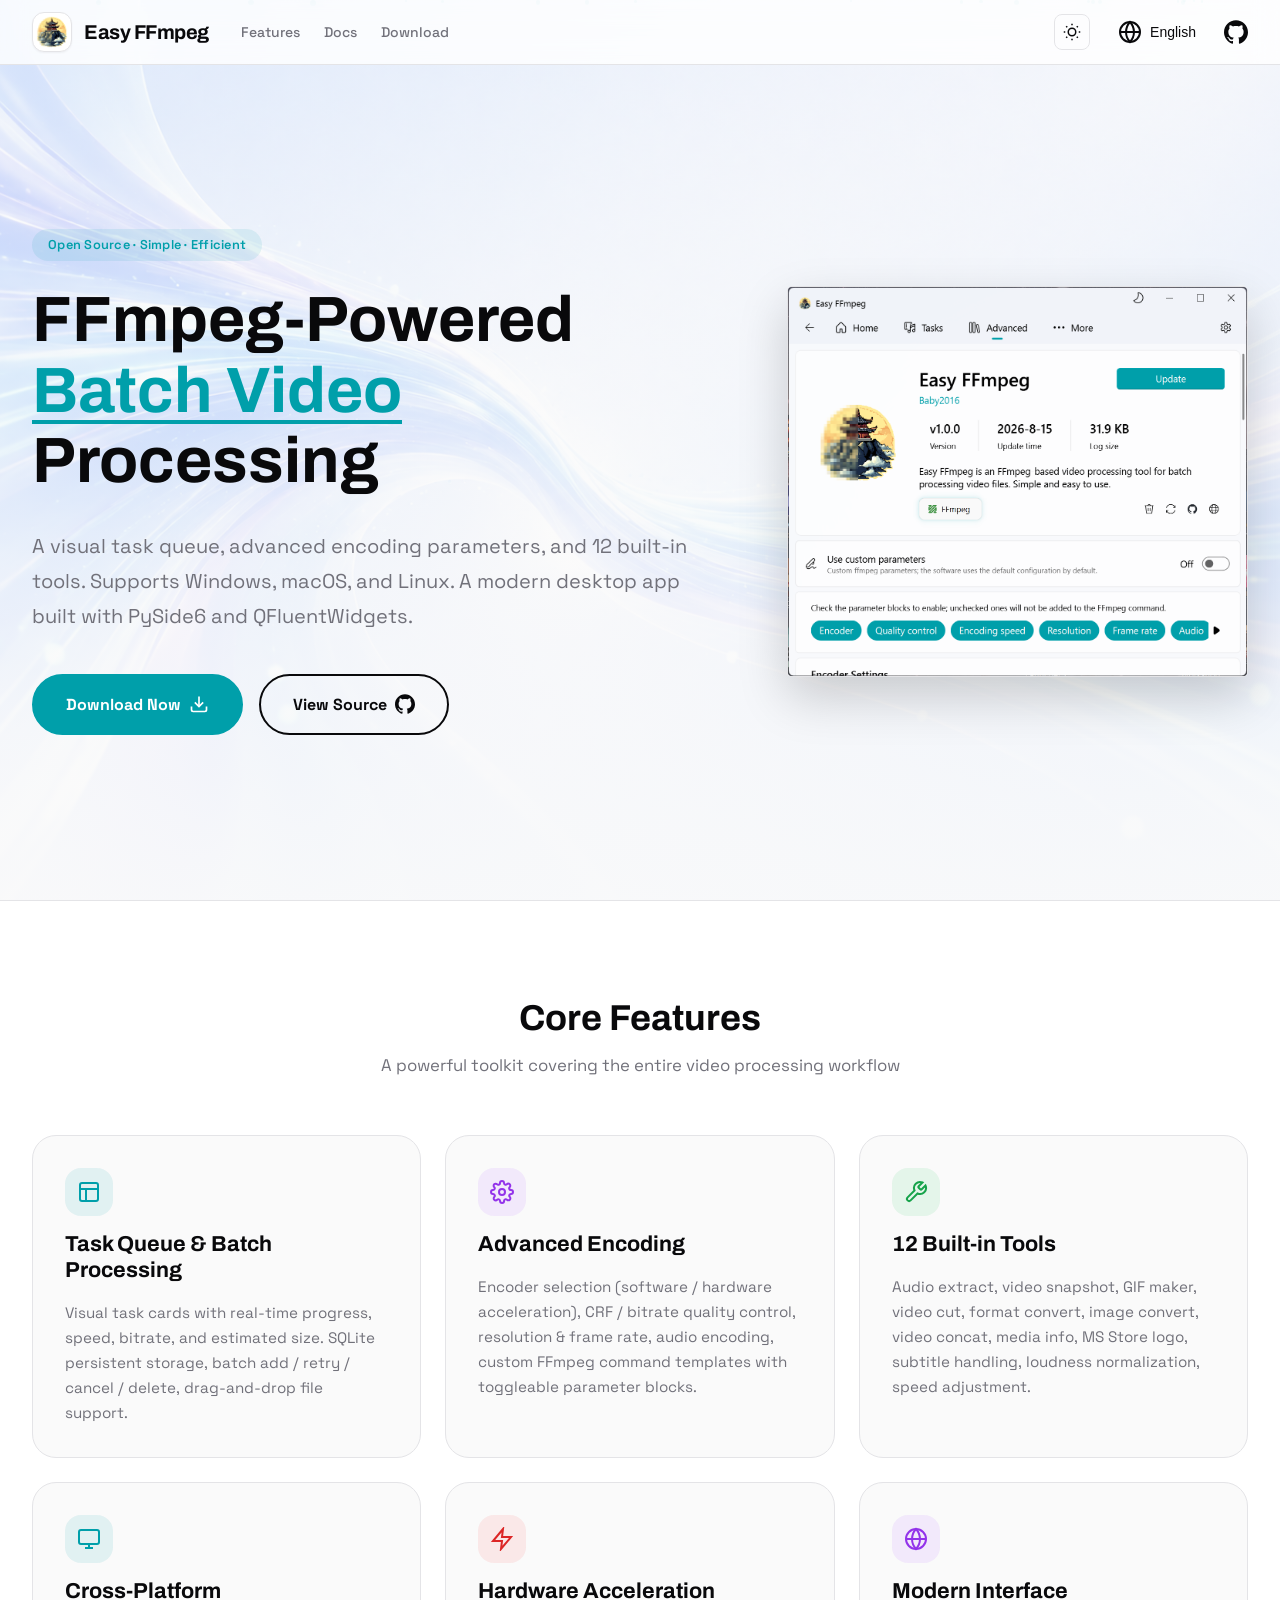
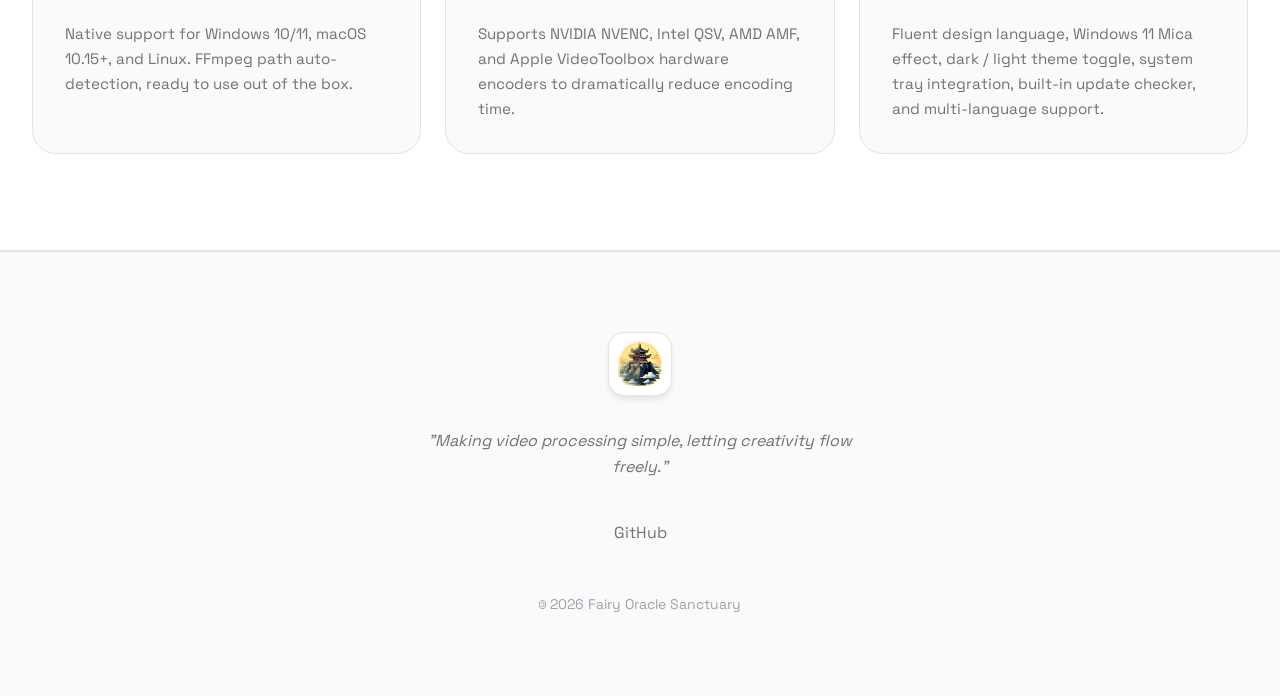
<file: docs/index.html>
<!DOCTYPE html>
<html lang="zh">
<head>
  <meta charset="UTF-8">
  <meta name="viewport" content="width=device-width, initial-scale=1.0">
  <title>Easy FFmpeg | 批量视频处理工具</title>
  <meta name="description" content="基于 FFmpeg 的批量视频处理工具：可视化任务队列、高级编码参数、12 种常用工具，支持 Windows、macOS、Linux。">
  <link rel="icon" type="image/png" sizes="128x128" href="images/logo.png">
  <link rel="shortcut icon" type="image/png" href="images/logo.png">
  <link rel="preconnect" href="https://fonts.googleapis.com">
  <link rel="preconnect" href="https://fonts.gstatic.com" crossorigin>
  <link href="https://fonts.googleapis.com/css2?family=Archivo:wght@300;400;500;600;700&family=Space+Grotesk:wght@300;400;500;600;700&display=swap" rel="stylesheet">
  <link rel="stylesheet" href="css/style.css">
</head>
<body>
  <main>
    <!-- Navigation -->
    <nav class="navbar">
      <div class="nav-container">
        <div class="nav-brand">
          <div class="nav-logo">
            <img src="images/logo.png" alt="Easy FFmpeg Logo">
          </div>
          <span class="nav-title"></span>
        </div>
        <button class="nav-toggle" id="navToggle" aria-label="Toggle navigation" aria-expanded="false" aria-controls="navMenu">
          <span></span>
          <span></span>
          <span></span>
        </button>
        <div class="nav-menu" id="navMenu">
          <div class="nav-links">
            <a href="index.html#features" class="nav-link" data-i18n="nav.features">功能特性</a>
            <a href="docs.html" class="nav-link" data-i18n="nav.docs">文档</a>
            <a href="download.html" class="nav-link" data-i18n="nav.download">下载</a>
          </div>
          <div class="nav-actions">
            <button class="theme-toggle" id="themeToggle" aria-label="Toggle theme">
              <svg class="icon sun-icon" viewBox="0 0 24 24" fill="none" stroke="currentColor" stroke-width="2">
                <circle cx="12" cy="12" r="5"/>
                <path d="M12 1v2M12 21v2M4.22 4.22l1.42 1.42M18.36 18.36l1.42 1.42M1 12h2M21 12h2M4.22 19.78l1.42-1.42M18.36 5.64l1.42-1.42"/>
              </svg>
              <svg class="icon moon-icon" viewBox="0 0 24 24" fill="none" stroke="currentColor" stroke-width="2">
                <path d="M21 12.79A9 9 0 1 1 11.21 3 7 7 0 0 0 21 12.79z"/>
              </svg>
            </button>
            <div class="language-switcher">
              <button class="lang-btn" id="langBtn">
                <svg class="icon" viewBox="0 0 24 24" fill="none" stroke="currentColor" stroke-width="2">
                  <circle cx="12" cy="12" r="10"/>
                  <path d="M2 12h20M12 2a15.3 15.3 0 0 1 4 10 15.3 15.3 0 0 1-4 10 15.3 15.3 0 0 1-4-10 15.3 15.3 0 0 1 4-10z"/>
                </svg>
                <span id="currentLang">简体中文</span>
              </button>
              <div class="lang-dropdown" id="langDropdown">
                <button class="lang-option active" data-lang="zh">简体中文</button>
                <button class="lang-option" data-lang="en">English</button>
              </div>
            </div>
            <div class="nav-social">
              <a href="https://github.com/Fairy-Oracle-Sanctuary/Easy-FFmpeg" target="_blank" class="nav-link" aria-label="GitHub">
                <svg class="icon" viewBox="0 0 24 24" fill="currentColor">
                  <path d="M12 .297c-6.63 0-12 5.373-12 12 0 5.303 3.438 9.8 8.205 11.385.6.113.82-.258.82-.577 0-.285-.01-1.04-.015-2.04-3.338.724-4.042-1.61-4.042-1.61C4.422 18.07 3.633 17.7 3.633 17.7c-1.087-.744.084-.729.084-.729 1.205.084 1.838 1.236 1.838 1.236 1.07 1.835 2.809 1.305 3.495.998.108-.776.417-1.305.76-1.605-2.665-.3-5.466-1.332-5.466-5.93 0-1.31.465-2.38 1.235-3.22-.135-.303-.54-1.523.105-3.176 0 0 1.005-.322 3.3 1.23.96-.267 1.98-.399 3-.405 1.02.006 2.04.138 3 .405 2.28-1.552 3.285-1.23 3.285-1.23.645 1.653.24 2.873.12 3.176.765.84 1.23 1.91 1.23 3.22 0 4.61-2.805 5.625-5.475 5.92.42.36.81 1.096.81 2.22 0 1.606-.015 2.896-.015 3.286 0 .315.21.69.825.57C20.565 22.092 24 17.592 24 12.297c0-6.627-5.373-12-12-12"/>
                </svg>
              </a>
            </div>
          </div>
        </div>
      </div>
    </nav>

    <!-- Hero Section -->
    <section class="hero">
      <div id="hero-particles" class="particles-container"></div>
      <div class="hero-container">
        <div class="hero-content">
          <div class="hero-badge" data-i18n="hero.badge">开源 · 简单 · 高效</div>
          <h1 class="hero-title" data-i18n="hero.title">
            基于 FFmpeg 的<span class="accent underline">批量视频</span>处理工具
          </h1>
          <p class="hero-description" data-i18n="hero.description">
            可视化任务队列、高级编码参数配置，内置 12 种常用工具。支持 Windows、macOS、Linux 三平台，基于 PySide6 与 QFluentWidgets 打造的现代化桌面应用。
          </p>
          <div class="hero-actions">
            <a href="download.html" class="btn btn-primary">
              <span data-i18n="hero.downloadButton">立即下载</span>
              <svg class="icon" viewBox="0 0 24 24" fill="none" stroke="currentColor" stroke-width="2">
                <path d="M21 15v4a2 2 0 0 1-2 2H5a2 2 0 0 1-2-2v-4"/>
                <polyline points="7 10 12 15 17 10"/>
                <line x1="12" y1="15" x2="12" y2="3"/>
              </svg>
            </a>
            <a href="https://github.com/Fairy-Oracle-Sanctuary/Easy-FFmpeg" target="_blank" class="btn btn-secondary">
              <span data-i18n="hero.githubButton">查看源码</span>
              <svg class="icon" viewBox="0 0 24 24" fill="currentColor">
                <path d="M12 .297c-6.63 0-12 5.373-12 12 0 5.303 3.438 9.8 8.205 11.385.6.113.82-.258.82-.577 0-.285-.01-1.04-.015-2.04-3.338.724-4.042-1.61-4.042-1.61C4.422 18.07 3.633 17.7 3.633 17.7c-1.087-.744.084-.729.084-.729 1.205.084 1.838 1.236 1.838 1.236 1.07 1.835 2.809 1.305 3.495.998.108-.776.417-1.305.76-1.605-2.665-.3-5.466-1.332-5.466-5.93 0-1.31.465-2.38 1.235-3.22-.135-.303-.54-1.523.105-3.176 0 0 1.005-.322 3.3 1.23.96-.267 1.98-.399 3-.405 1.02.006 2.04.138 3 .405 2.28-1.552 3.285-1.23 3.285-1.23.645 1.653.24 2.873.12 3.176.765.84 1.23 1.91 1.23 3.22 0 4.61-2.805 5.625-5.475 5.92.42.36.81 1.096.81 2.22 0 1.606-.015 2.896-.015 3.286 0 .315.21.69.825.57C20.565 22.092 24 17.592 24 12.297c0-6.627-5.373-12-12-12"/>
              </svg>
            </a>
          </div>
        </div>
        <div class="hero-showcase">
          <img id="showcase-light" src="images/zh/thumbnail_full.png" alt="Easy FFmpeg 界面预览" class="showcase-img showcase-img-light">
          <img id="showcase-dark" src="images/zh/thumbnail_full_black.png" alt="Easy FFmpeg 界面预览" class="showcase-img showcase-img-dark">
        </div>
      </div>
    </section>

    <!-- Features Section -->
    <section class="features" id="features">
      <div class="section-container">
        <div class="section-header">
          <h2 class="section-title" data-i18n="features.title">核心功能</h2>
          <p class="section-subtitle" data-i18n="features.subtitle">覆盖视频处理全流程的强大工具集</p>
        </div>
        <div class="features-grid">
          <div class="feature-card">
            <div class="feature-icon blue">
              <svg viewBox="0 0 24 24" fill="none" stroke="currentColor" stroke-width="2">
                <rect x="3" y="3" width="18" height="18" rx="2" ry="2"/>
                <path d="M3 9h18M9 21V9"/>
              </svg>
            </div>
            <h3 class="feature-title" data-i18n="features.queue.title">任务队列与批量处理</h3>
            <p class="feature-description" data-i18n="features.queue.description">可视化任务卡片实时显示进度、速度、码率与预估大小。SQLite 持久化存储，支持批量添加、重试、取消、删除，拖放文件即可添加任务。</p>
          </div>
          <div class="feature-card">
            <div class="feature-icon purple">
              <svg viewBox="0 0 24 24" fill="none" stroke="currentColor" stroke-width="2">
                <circle cx="12" cy="12" r="3"/>
                <path d="M19.4 15a1.65 1.65 0 0 0 .33 1.82l.06.06a2 2 0 0 1 0 2.83 2 2 0 0 1-2.83 0l-.06-.06a1.65 1.65 0 0 0-1.82-.33 1.65 1.65 0 0 0-1 1.51V21a2 2 0 0 1-4 0v-.09A1.65 1.65 0 0 0 9 19.4a1.65 1.65 0 0 0-1.82.33l-.06.06a2 2 0 0 1-2.83 0 2 2 0 0 1 0-2.83l.06-.06a1.65 1.65 0 0 0 .33-1.82 1.65 1.65 0 0 0-1.51-1H3a2 2 0 0 1 0-4h.09A1.65 1.65 0 0 0 4.6 9a1.65 1.65 0 0 0-.33-1.82l-.06-.06a2 2 0 0 1 0-2.83 2 2 0 0 1 2.83 0l.06.06a1.65 1.65 0 0 0 1.82.33H9a1.65 1.65 0 0 0 1-1.51V3a2 2 0 0 1 4 0v.09a1.65 1.65 0 0 0 1 1.51 1.65 1.65 0 0 0 1.82-.33l.06-.06a2 2 0 0 1 2.83 0 2 2 0 0 1 0 2.83l-.06.06a1.65 1.65 0 0 0-.33 1.82V9a1.65 1.65 0 0 0 1.51 1H21a2 2 0 0 1 0 4h-.09a1.65 1.65 0 0 0-1.51 1z"/>
              </svg>
            </div>
            <h3 class="feature-title" data-i18n="features.encode.title">高级编码参数</h3>
            <p class="feature-description" data-i18n="features.encode.description">编码器选择（软件 / 硬件加速）、CRF / 码率质量控制、分辨率与帧率调整、音频编码、自定义 FFmpeg 命令模板，参数块按需勾选。</p>
          </div>
          <div class="feature-card">
            <div class="feature-icon green">
              <svg viewBox="0 0 24 24" fill="none" stroke="currentColor" stroke-width="2">
                <path d="M14.7 6.3a1 1 0 0 0 0 1.4l1.6 1.6a1 1 0 0 0 1.4 0l3.77-3.77a6 6 0 0 1-7.94 7.94l-6.91 6.91a2.12 2.12 0 0 1-3-3l6.91-6.91a6 6 0 0 1 7.94-7.94l-3.76 3.76z"/>
              </svg>
            </div>
            <h3 class="feature-title" data-i18n="features.tools.title">12 种常用工具</h3>
            <p class="feature-description" data-i18n="features.tools.description">音频提取、视频截图、GIF 制作、视频剪切、格式转换、图片压缩、视频拼接、媒体信息、MS Store 徽标、字幕处理、音量归一化、速度调整。</p>
          </div>
          <div class="feature-card">
            <div class="feature-icon blue">
              <svg viewBox="0 0 24 24" fill="none" stroke="currentColor" stroke-width="2">
                <rect x="2" y="3" width="20" height="14" rx="2" ry="2"/>
                <line x1="8" y1="21" x2="16" y2="21"/>
                <line x1="12" y1="17" x2="12" y2="21"/>
              </svg>
            </div>
            <h3 class="feature-title" data-i18n="features.crossplatform.title">跨平台支持</h3>
            <p class="feature-description" data-i18n="features.crossplatform.description">原生支持 Windows 10/11、macOS 10.15+ 与 Linux 三大平台，FFmpeg 路径自动检测，开箱即用。</p>
          </div>
          <div class="feature-card">
            <div class="feature-icon red">
              <svg viewBox="0 0 24 24" fill="none" stroke="currentColor" stroke-width="2">
                <path d="M13 2L3 14h9l-1 8 10-12h-9l1-8z"/>
              </svg>
            </div>
            <h3 class="feature-title" data-i18n="features.hardware.title">硬件加速</h3>
            <p class="feature-description" data-i18n="features.hardware.description">支持 NVIDIA NVENC、Intel QSV、AMD AMF、Apple VideoToolbox 等硬件编码器，大幅缩短编码时间。</p>
          </div>
          <div class="feature-card">
            <div class="feature-icon purple">
              <svg viewBox="0 0 24 24" fill="none" stroke="currentColor" stroke-width="2">
                <circle cx="12" cy="12" r="10"/>
                <path d="M2 12h20M12 2a15.3 15.3 0 0 1 4 10 15.3 15.3 0 0 1-4 10 15.3 15.3 0 0 1-4-10 15.3 15.3 0 0 1 4-10z"/>
              </svg>
            </div>
            <h3 class="feature-title" data-i18n="features.ui.title">现代化界面</h3>
            <p class="feature-description" data-i18n="features.ui.description">Fluent 设计语言，Windows 11 Mica 效果，深色 / 浅色主题快捷切换，系统托盘集成，内置更新检查与多语言支持。</p>
          </div>
        </div>
      </div>
    </section>

    <!-- Footer -->
    <footer class="footer">
      <div class="footer-content">
        <div class="footer-logo">
          <img src="images/logo.png" alt="Easy FFmpeg Logo">
        </div>
        <p class="footer-quote" data-i18n="footer.quote">“让视频处理变得简单，让创意自由流动。”</p>
        <div class="footer-links">
          <a href="https://github.com/Fairy-Oracle-Sanctuary/Easy-FFmpeg" target="_blank" data-i18n="footer.github">GitHub</a>
        </div>
        <p class="footer-copyright" id="copyright">🄯 2026 天机阁 Fairy Oracle Sanctuary</p>
      </div>
    </footer>

    <!-- Back to Top -->
    <button class="back-to-top" id="backToTop" aria-label="Back to top">
      <svg viewBox="0 0 24 24" fill="none" stroke="currentColor" stroke-width="2">
        <polyline points="18 15 12 9 6 15"/>
      </svg>
    </button>
  </main>

  <script src="js/main.js"></script>
</body>
</html>
</file>
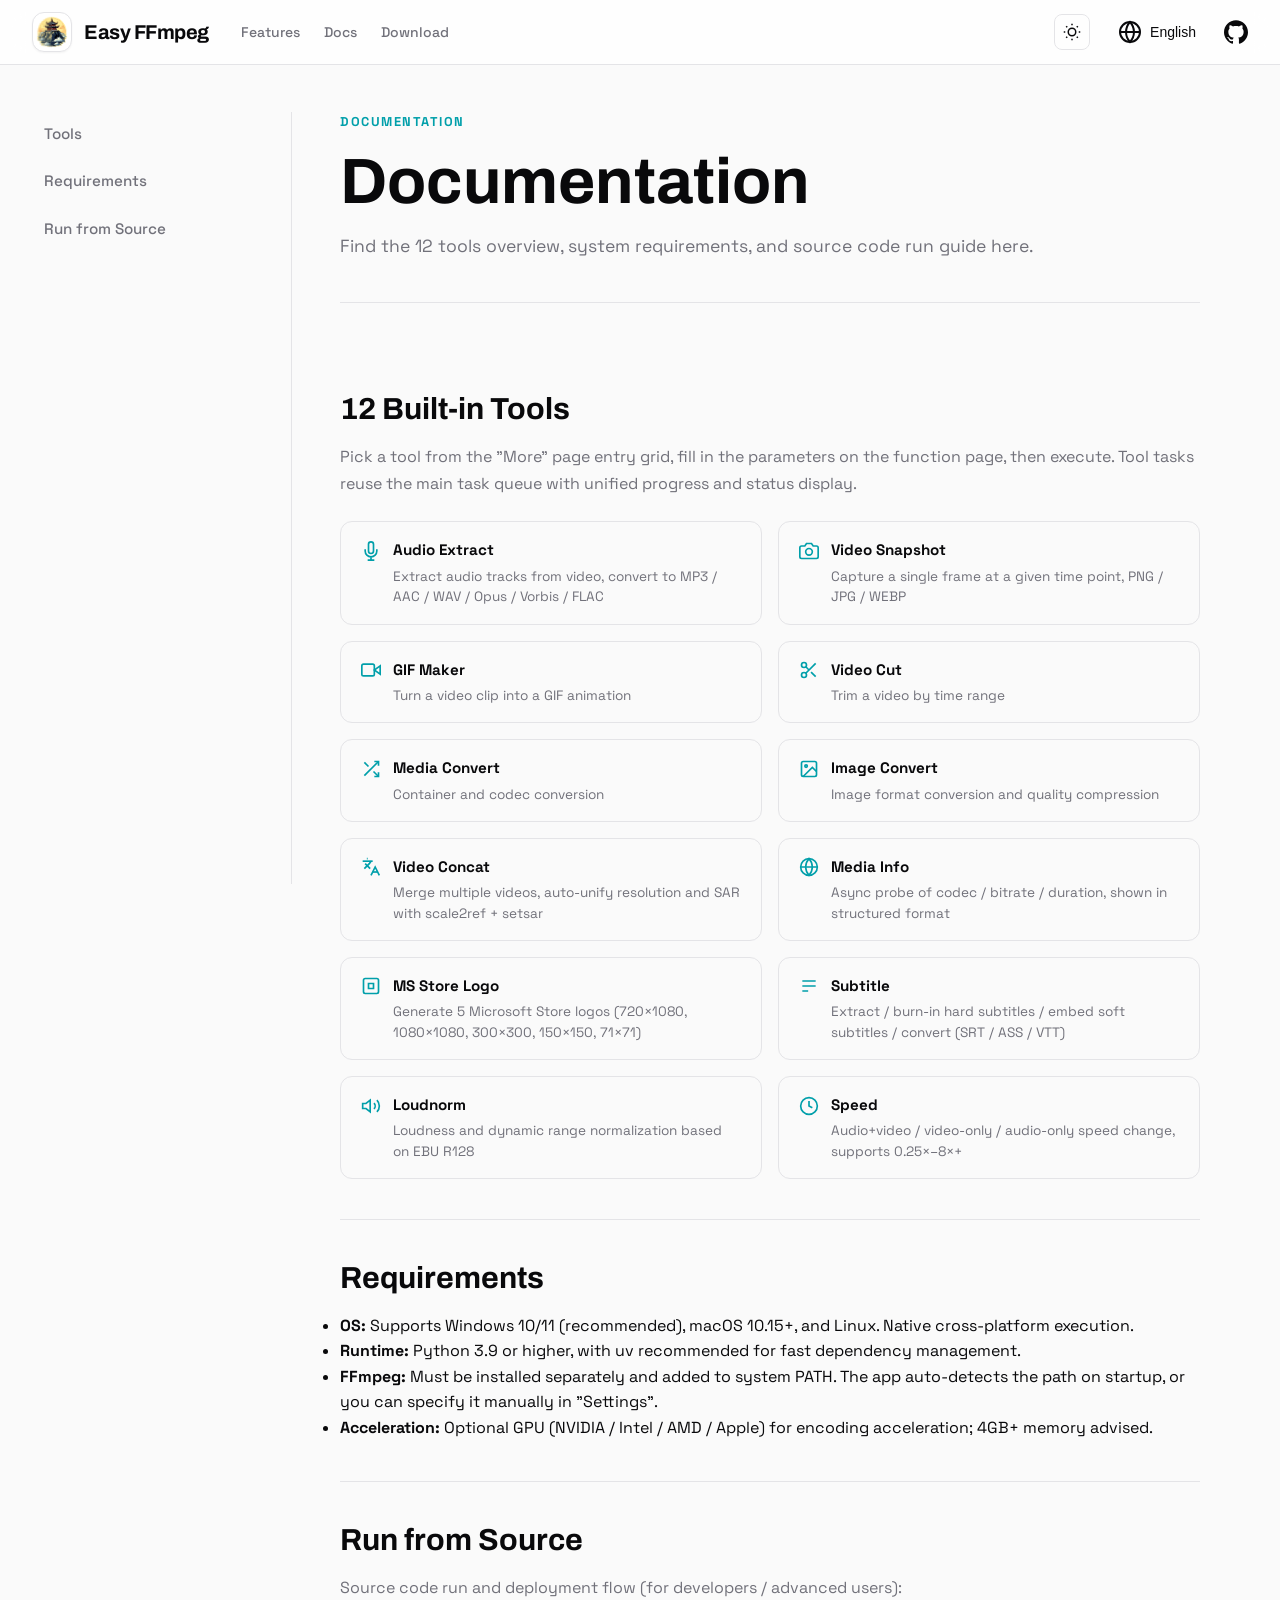
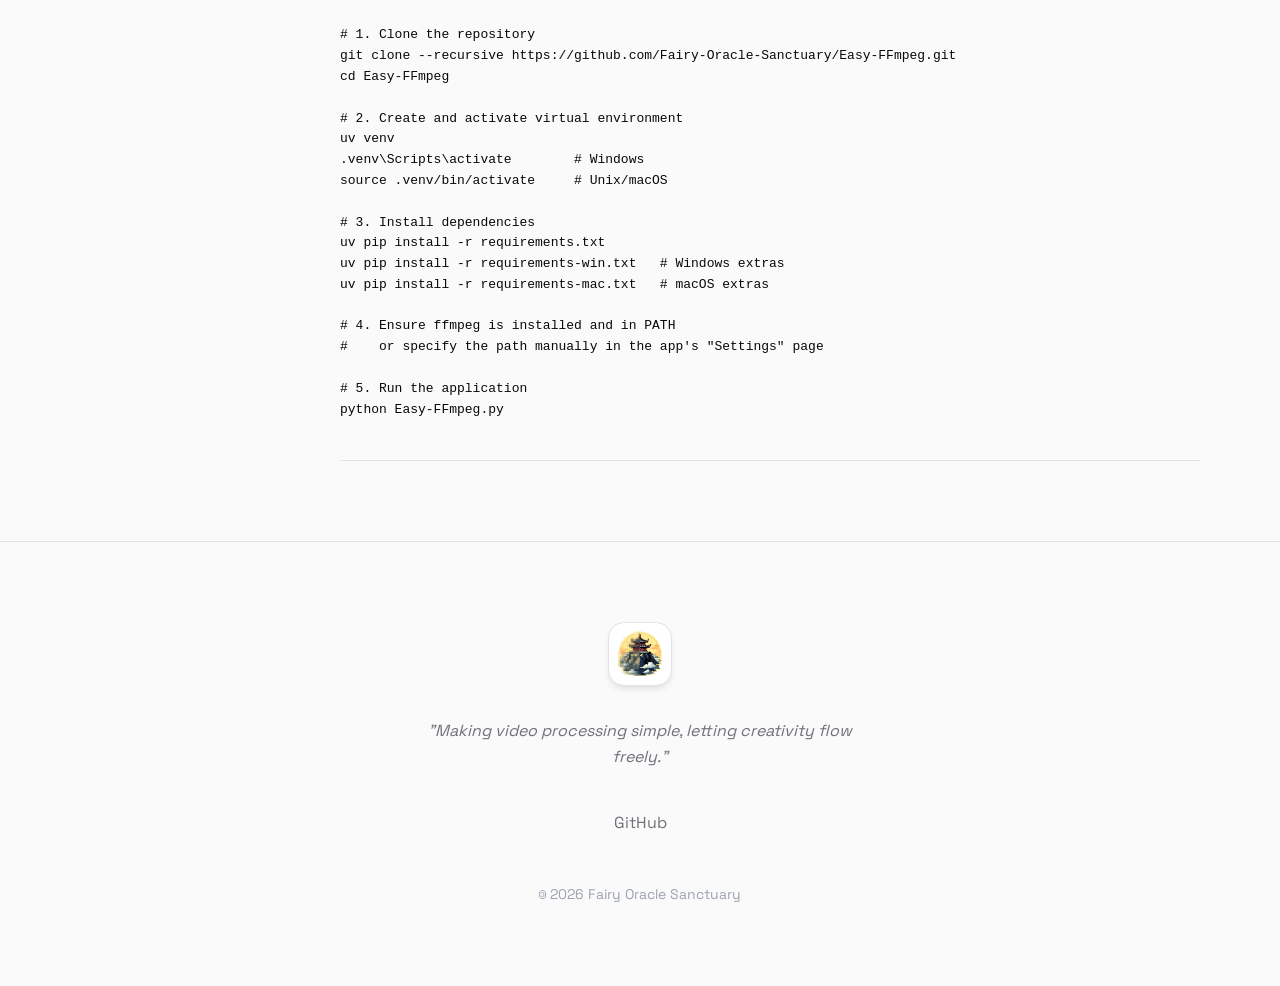
<file: docs/docs.html>
<!DOCTYPE html>
<html lang="zh">
<head>
  <meta charset="UTF-8">
  <meta name="viewport" content="width=device-width, initial-scale=1.0">
  <title>文档 | Easy FFmpeg</title>
  <meta name="description" content="Easy FFmpeg 文档：12 种工具说明、系统要求与源码运行方式。">
  <link rel="icon" type="image/png" sizes="128x128" href="images/logo.png">
  <link rel="shortcut icon" type="image/png" href="images/logo.png">
  <link rel="preconnect" href="https://fonts.googleapis.com">
  <link rel="preconnect" href="https://fonts.gstatic.com" crossorigin>
  <link href="https://fonts.googleapis.com/css2?family=Archivo:wght@300;400;500;600;700&family=Space+Grotesk:wght@300;400;500;600;700&display=swap" rel="stylesheet">
  <link rel="stylesheet" href="css/style.css">
</head>
<body>
  <main>
    <nav class="navbar">
      <div class="nav-container">
        <a class="nav-brand" href="index.html">
          <div class="nav-logo">
            <img src="images/logo.png" alt="Easy FFmpeg Logo">
          </div>
          <span class="nav-title"></span>
        </a>
        <button class="nav-toggle" id="navToggle" aria-label="Toggle navigation" aria-expanded="false" aria-controls="navMenu">
          <span></span>
          <span></span>
          <span></span>
        </button>
        <div class="nav-menu" id="navMenu">
          <div class="nav-links">
            <a href="index.html#features" class="nav-link" data-i18n="nav.features">功能特性</a>
            <a href="docs.html" class="nav-link" data-i18n="nav.docs">文档</a>
            <a href="download.html" class="nav-link" data-i18n="nav.download">下载</a>
          </div>
          <div class="nav-actions">
            <button class="theme-toggle" id="themeToggle" aria-label="Toggle theme">
              <svg class="icon sun-icon" viewBox="0 0 24 24" fill="none" stroke="currentColor" stroke-width="2">
                <circle cx="12" cy="12" r="5"/>
                <path d="M12 1v2M12 21v2M4.22 4.22l1.42 1.42M18.36 18.36l1.42 1.42M1 12h2M21 12h2M4.22 19.78l1.42-1.42M18.36 5.64l1.42-1.42"/>
              </svg>
              <svg class="icon moon-icon" viewBox="0 0 24 24" fill="none" stroke="currentColor" stroke-width="2">
                <path d="M21 12.79A9 9 0 1 1 11.21 3 7 7 0 0 0 21 12.79z"/>
              </svg>
            </button>
            <div class="language-switcher">
              <button class="lang-btn" id="langBtn">
                <svg class="icon" viewBox="0 0 24 24" fill="none" stroke="currentColor" stroke-width="2">
                  <circle cx="12" cy="12" r="10"/>
                  <path d="M2 12h20M12 2a15.3 15.3 0 0 1 4 10 15.3 15.3 0 0 1-4 10 15.3 15.3 0 0 1-4-10 15.3 15.3 0 0 1 4-10z"/>
                </svg>
                <span id="currentLang">简体中文</span>
              </button>
              <div class="lang-dropdown" id="langDropdown">
                <button class="lang-option active" data-lang="zh">简体中文</button>
                <button class="lang-option" data-lang="en">English</button>
              </div>
            </div>
            <div class="nav-social">
              <a href="https://github.com/Fairy-Oracle-Sanctuary/Easy-FFmpeg" target="_blank" class="nav-link" aria-label="GitHub">
                <svg class="icon" viewBox="0 0 24 24" fill="currentColor">
                  <path d="M12 .297c-6.63 0-12 5.373-12 12 0 5.303 3.438 9.8 8.205 11.385.6.113.82-.258.82-.577 0-.285-.01-1.04-.015-2.04-3.338.724-4.042-1.61-4.042-1.61C4.422 18.07 3.633 17.7 3.633 17.7c-1.087-.744.084-.729.084-.729 1.205.084 1.838 1.236 1.838 1.236 1.07 1.835 2.809 1.305 3.495.998.108-.776.417-1.305.76-1.605-2.665-.3-5.466-1.332-5.466-5.93 0-1.31.465-2.38 1.235-3.22-.135-.303-.54-1.523.105-3.176 0 0 1.005-.322 3.3 1.23.96-.267 1.98-.399 3-.405 1.02.006 2.04.138 3 .405 2.28-1.552 3.285-1.23 3.285-1.23.645 1.653.24 2.873.12 3.176.765.84 1.23 1.91 1.23 3.22 0 4.61-2.805 5.625-5.475 5.92.42.36.81 1.096.81 2.22 0 1.606-.015 2.896-.015 3.286 0 .315.21.69.825.57C20.565 22.092 24 17.592 24 12.297c0-6.627-5.373-12-12-12"/>
                </svg>
              </a>
            </div>
          </div>
        </div>
      </div>
    </nav>

    <div class="docs-shell">
      <aside class="docs-sidebar">
        <nav class="docs-sidebar-nav" aria-label="Docs navigation">
          <a href="#tools" data-i18n="docs.nav.tools">工具一览</a>
          <a href="#requirements" data-i18n="docs.nav.requirements">系统要求</a>
          <a href="#source" data-i18n="docs.nav.source">源码运行</a>
        </nav>
      </aside>

      <article class="docs-content">
        <header class="docs-header">
          <p class="docs-kicker" data-i18n="docs.kicker">Documentation</p>
          <h1 data-i18n="docs.title">使用文档</h1>
          <p data-i18n="docs.description">这里整理了 12 种工具说明、系统要求与源码运行方式。</p>
        </header>

        <section class="docs-section" id="tools">
          <h2 data-i18n="docs.tools.title">12 种常用工具</h2>
          <p data-i18n="docs.tools.intro">从「更多」页面入口网格选择所需工具，进入功能页填写参数后执行。工具任务复用主任务队列，统一显示进度与状态。</p>
          <div class="docs-tools-grid">
            <div class="tool-item">
              <svg class="tool-item-icon" viewBox="0 0 24 24" fill="none" stroke="currentColor" stroke-width="2"><path d="M12 1a3 3 0 0 0-3 3v8a3 3 0 0 0 6 0V4a3 3 0 0 0-3-3z"/><path d="M19 10v2a7 7 0 0 1-14 0v-2M12 19v4M8 23h8"/></svg>
              <div>
                <div class="tool-item-name" data-i18n="docs.tools.audio_extract.name">音频提取</div>
                <div class="tool-item-desc" data-i18n="docs.tools.audio_extract.desc">从视频提取音轨，转为 MP3 / AAC / WAV / Opus / Vorbis / FLAC</div>
              </div>
            </div>
            <div class="tool-item">
              <svg class="tool-item-icon" viewBox="0 0 24 24" fill="none" stroke="currentColor" stroke-width="2"><path d="M23 19a2 2 0 0 1-2 2H3a2 2 0 0 1-2-2V8a2 2 0 0 1 2-2h4l2-3h6l2 3h4a2 2 0 0 1 2 2z"/><circle cx="12" cy="13" r="4"/></svg>
              <div>
                <div class="tool-item-name" data-i18n="docs.tools.snapshot.name">视频截图</div>
                <div class="tool-item-desc" data-i18n="docs.tools.snapshot.desc">按时间点截取单帧画面，支持 PNG / JPG / WEBP</div>
              </div>
            </div>
            <div class="tool-item">
              <svg class="tool-item-icon" viewBox="0 0 24 24" fill="none" stroke="currentColor" stroke-width="2"><polygon points="23 7 16 12 23 17 23 7"/><rect x="1" y="5" width="15" height="14" rx="2" ry="2"/></svg>
              <div>
                <div class="tool-item-name" data-i18n="docs.tools.gif.name">GIF 制作</div>
                <div class="tool-item-desc" data-i18n="docs.tools.gif.desc">视频片段转 GIF 动图</div>
              </div>
            </div>
            <div class="tool-item">
              <svg class="tool-item-icon" viewBox="0 0 24 24" fill="none" stroke="currentColor" stroke-width="2"><circle cx="6" cy="6" r="3"/><circle cx="6" cy="18" r="3"/><line x1="20" y1="4" x2="8.12" y2="15.88"/><line x1="14.47" y1="14.48" x2="20" y2="20"/><line x1="8.12" y1="8.12" x2="12" y2="12"/></svg>
              <div>
                <div class="tool-item-name" data-i18n="docs.tools.cut.name">视频剪切</div>
                <div class="tool-item-desc" data-i18n="docs.tools.cut.desc">按时间段裁剪视频</div>
              </div>
            </div>
            <div class="tool-item">
              <svg class="tool-item-icon" viewBox="0 0 24 24" fill="none" stroke="currentColor" stroke-width="2"><polyline points="16 3 21 3 21 8"/><line x1="4" y1="20" x2="21" y2="3"/><polyline points="21 16 21 21 16 21"/><line x1="15" y1="15" x2="21" y2="21"/><line x1="4" y1="4" x2="9" y2="9"/></svg>
              <div>
                <div class="tool-item-name" data-i18n="docs.tools.convert.name">音视频格式转换</div>
                <div class="tool-item-desc" data-i18n="docs.tools.convert.desc">容器与编码互转</div>
              </div>
            </div>
            <div class="tool-item">
              <svg class="tool-item-icon" viewBox="0 0 24 24" fill="none" stroke="currentColor" stroke-width="2"><rect x="3" y="3" width="18" height="18" rx="2" ry="2"/><circle cx="8.5" cy="8.5" r="1.5"/><polyline points="21 15 16 10 5 21"/></svg>
              <div>
                <div class="tool-item-name" data-i18n="docs.tools.image_convert.name">图片格式转换</div>
                <div class="tool-item-desc" data-i18n="docs.tools.image_convert.desc">图片格式互转与质量压缩</div>
              </div>
            </div>
            <div class="tool-item">
              <svg class="tool-item-icon" viewBox="0 0 24 24" fill="none" stroke="currentColor" stroke-width="2"><path d="M5 8l6 6"/><path d="M4 14l6-6 2-3"/><path d="M2 5h12"/><path d="M7 2h1"/><path d="M22 22l-5-10-5 10"/><path d="M14 18h6"/></svg>
              <div>
                <div class="tool-item-name" data-i18n="docs.tools.concat.name">视频拼接</div>
                <div class="tool-item-desc" data-i18n="docs.tools.concat.desc">合并多个视频，自动用 scale2ref + setsar 统一分辨率与 SAR</div>
              </div>
            </div>
            <div class="tool-item">
              <svg class="tool-item-icon" viewBox="0 0 24 24" fill="none" stroke="currentColor" stroke-width="2"><circle cx="12" cy="12" r="10"/><path d="M2 12h20M12 2a15.3 15.3 0 0 1 4 10 15.3 15.3 0 0 1-4 10 15.3 15.3 0 0 1-4-10 15.3 15.3 0 0 1 4-10z"/></svg>
              <div>
                <div class="tool-item-name" data-i18n="docs.tools.media_info.name">媒体信息</div>
                <div class="tool-item-desc" data-i18n="docs.tools.media_info.desc">异步探测编码 / 码率 / 时长等详情，结构化中文展示</div>
              </div>
            </div>
            <div class="tool-item">
              <svg class="tool-item-icon" viewBox="0 0 24 24" fill="none" stroke="currentColor" stroke-width="2"><rect x="3" y="3" width="18" height="18" rx="2" ry="2"/><path d="M9 9h6v6H9z"/></svg>
              <div>
                <div class="tool-item-name" data-i18n="docs.tools.ms_logo.name">MS Store 徽标</div>
                <div class="tool-item-desc" data-i18n="docs.tools.ms_logo.desc">一键生成 5 个微软商店徽标（720×1080、1080×1080、300×300、150×150、71×71）</div>
              </div>
            </div>
            <div class="tool-item">
              <svg class="tool-item-icon" viewBox="0 0 24 24" fill="none" stroke="currentColor" stroke-width="2"><path d="M4 6h16M4 12h16M4 18h7"/></svg>
              <div>
                <div class="tool-item-name" data-i18n="docs.tools.subtitle.name">字幕处理</div>
                <div class="tool-item-desc" data-i18n="docs.tools.subtitle.desc">提取 / 嵌入硬字幕 / 嵌入软字幕 / 格式转换（SRT / ASS / VTT）</div>
              </div>
            </div>
            <div class="tool-item">
              <svg class="tool-item-icon" viewBox="0 0 24 24" fill="none" stroke="currentColor" stroke-width="2"><path d="M11 5L6 9H2v6h4l5 4V5z"/><path d="M19.07 4.93a10 10 0 0 1 0 14.14M15.54 8.46a5 5 0 0 1 0 7.07"/></svg>
              <div>
                <div class="tool-item-name" data-i18n="docs.tools.loudnorm.name">音量归一化</div>
                <div class="tool-item-desc" data-i18n="docs.tools.loudnorm.desc">基于 EBU R128 标准的响度与动态范围归一化</div>
              </div>
            </div>
            <div class="tool-item">
              <svg class="tool-item-icon" viewBox="0 0 24 24" fill="none" stroke="currentColor" stroke-width="2"><circle cx="12" cy="12" r="10"/><polyline points="12 6 12 12 16 14"/></svg>
              <div>
                <div class="tool-item-name" data-i18n="docs.tools.speed.name">速度调整</div>
                <div class="tool-item-desc" data-i18n="docs.tools.speed.desc">音视频同步变速 / 仅视频 / 仅音频，支持 0.25×–8×+</div>
              </div>
            </div>
          </div>
        </section>

        <section class="docs-section" id="requirements">
          <h2 data-i18n="docs.requirements.title">系统要求</h2>
          <ul class="guide-list">
            <li data-i18n="guide.sys.os"><strong>操作系统：</strong>支持 Windows 10/11（推荐）、macOS 10.15+ 与 Linux，三大平台原生运行。</li>
            <li data-i18n="guide.sys.python"><strong>运行环境：</strong>Python 3.9 及以上版本，推荐使用 uv 进行极速依赖管理。</li>
            <li data-i18n="guide.sys.ffmpeg"><strong>FFmpeg：</strong>需单独安装并加入系统 PATH，应用启动时自动检测路径，也可在「设置」页面手动指定。</li>
            <li data-i18n="guide.sys.gpu"><strong>硬件加速：</strong>可选配备 GPU（NVIDIA / Intel / AMD / Apple），用于编码加速；建议内存 4GB 以上。</li>
          </ul>
        </section>

        <section class="docs-section" id="source">
          <h2 data-i18n="docs.source.title">源码运行</h2>
          <p class="guide-intro" data-i18n="guide.run.intro">源码运行与部署流程（开发者 / 高级用户）：</p>
          <pre class="code-block"><code data-i18n="guide.run.code"># 1. 克隆仓库
git clone --recursive https://github.com/Fairy-Oracle-Sanctuary/Easy-FFmpeg.git
cd Easy-FFmpeg

# 2. 创建并激活虚拟环境
uv venv
.venv\Scripts\activate        # Windows
source .venv/bin/activate     # Unix/macOS

# 3. 安装依赖
uv pip install -r requirements.txt
uv pip install -r requirements-win.txt   # Windows 额外依赖
uv pip install -r requirements-mac.txt   # macOS 额外依赖

# 4. 确保 ffmpeg 已安装并加入 PATH
#    或在应用「设置」页面手动指定路径

# 5. 运行应用
python Easy-FFmpeg.py</code></pre>
        </section>
      </article>
    </div>

    <footer class="footer">
      <div class="footer-content">
        <div class="footer-logo">
          <img src="images/logo.png" alt="Easy FFmpeg Logo">
        </div>
        <p class="footer-quote" data-i18n="footer.quote">“让视频处理变得简单，让创意自由流动。”</p>
        <div class="footer-links">
          <a href="https://github.com/Fairy-Oracle-Sanctuary/Easy-FFmpeg" target="_blank" data-i18n="footer.github">GitHub</a>
        </div>
        <p class="footer-copyright" id="copyright">🄯 2026 天机阁 Fairy Oracle Sanctuary</p>
      </div>
    </footer>

    <button class="back-to-top" id="backToTop" aria-label="Back to top">
      <svg viewBox="0 0 24 24" fill="none" stroke="currentColor" stroke-width="2">
        <polyline points="18 15 12 9 6 15"/>
      </svg>
    </button>
  </main>

  <script src="js/main.js"></script>
</body>
</html>
</file>
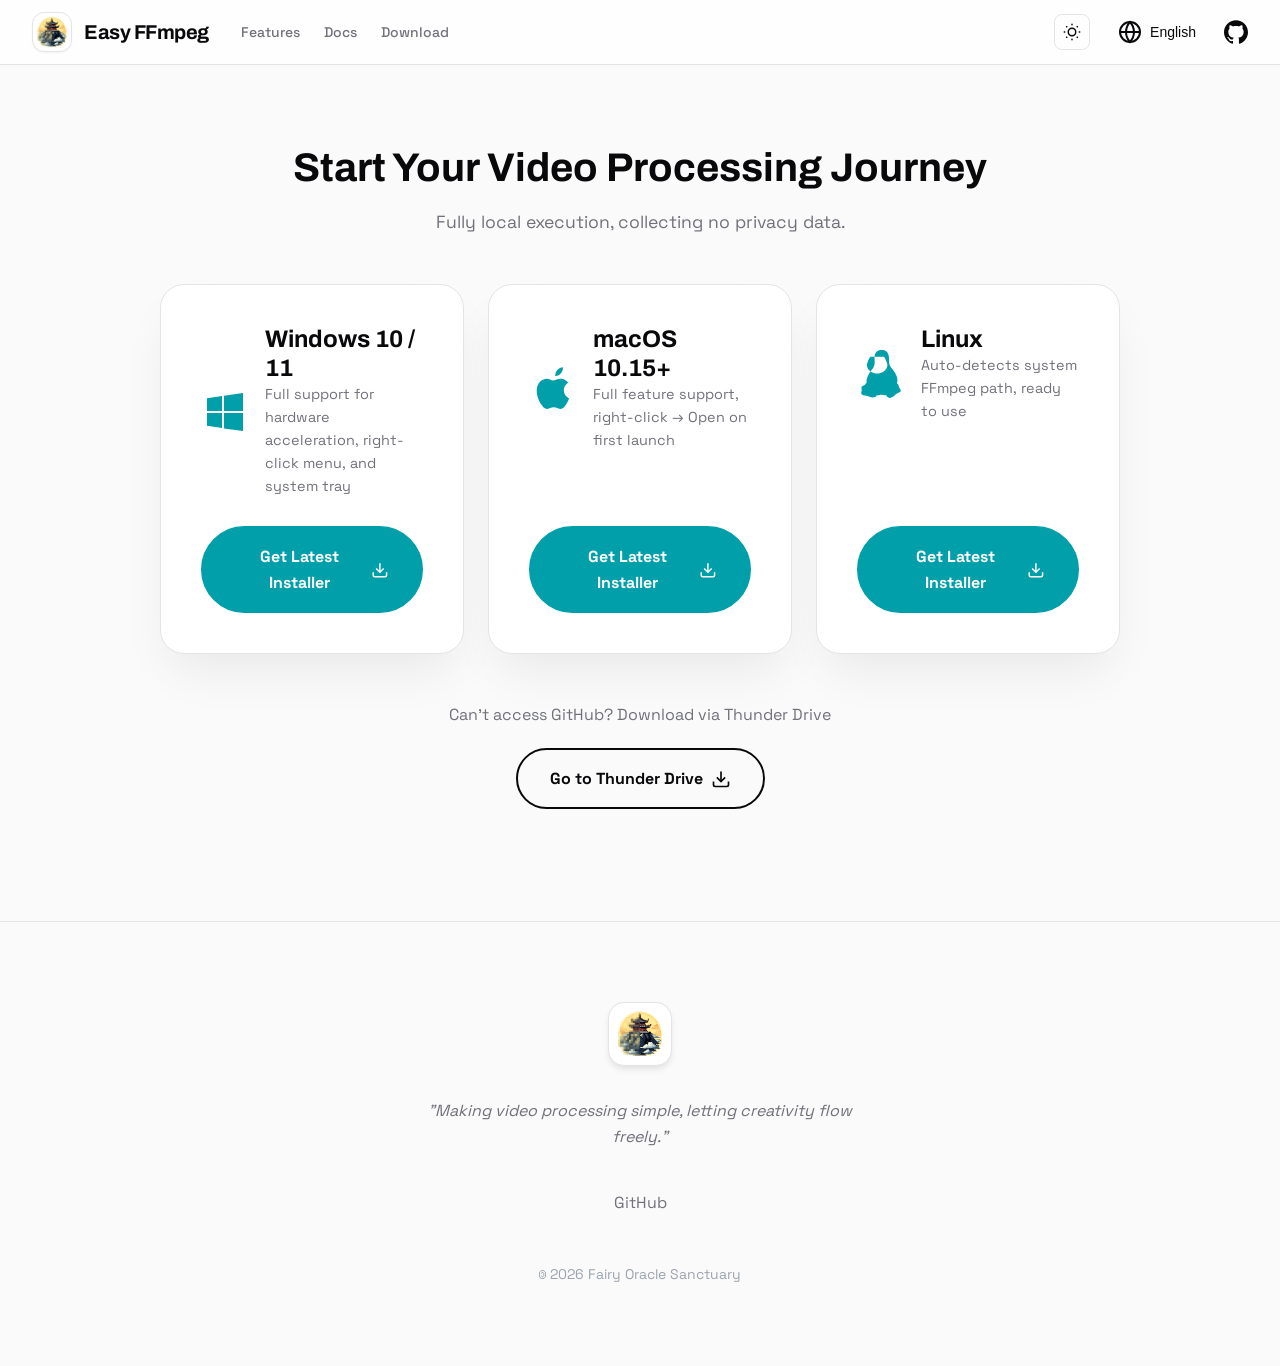
<file: docs/download.html>
<!DOCTYPE html>
<html lang="zh">
<head>
  <meta charset="UTF-8">
  <meta name="viewport" content="width=device-width, initial-scale=1.0">
  <title>下载 | Easy FFmpeg</title>
  <meta name="description" content="下载 Easy FFmpeg，支持 Windows、macOS 与 Linux。">
  <link rel="icon" type="image/png" sizes="128x128" href="images/logo.png">
  <link rel="shortcut icon" type="image/png" href="images/logo.png">
  <link rel="preconnect" href="https://fonts.googleapis.com">
  <link rel="preconnect" href="https://fonts.gstatic.com" crossorigin>
  <link href="https://fonts.googleapis.com/css2?family=Archivo:wght@300;400;500;600;700&family=Space+Grotesk:wght@300;400;500;600;700&display=swap" rel="stylesheet">
  <link rel="stylesheet" href="css/style.css">
</head>
<body>
  <main>
    <nav class="navbar">
      <div class="nav-container">
        <a class="nav-brand" href="index.html">
          <div class="nav-logo">
            <img src="images/logo.png" alt="Easy FFmpeg Logo">
          </div>
          <span class="nav-title"></span>
        </a>
        <button class="nav-toggle" id="navToggle" aria-label="Toggle navigation" aria-expanded="false" aria-controls="navMenu">
          <span></span>
          <span></span>
          <span></span>
        </button>
        <div class="nav-menu" id="navMenu">
          <div class="nav-links">
            <a href="index.html#features" class="nav-link" data-i18n="nav.features">功能特性</a>
            <a href="docs.html" class="nav-link" data-i18n="nav.docs">文档</a>
            <a href="download.html" class="nav-link" data-i18n="nav.download">下载</a>
          </div>
          <div class="nav-actions">
            <button class="theme-toggle" id="themeToggle" aria-label="Toggle theme">
              <svg class="icon sun-icon" viewBox="0 0 24 24" fill="none" stroke="currentColor" stroke-width="2">
                <circle cx="12" cy="12" r="5"/>
                <path d="M12 1v2M12 21v2M4.22 4.22l1.42 1.42M18.36 18.36l1.42 1.42M1 12h2M21 12h2M4.22 19.78l1.42-1.42M18.36 5.64l1.42-1.42"/>
              </svg>
              <svg class="icon moon-icon" viewBox="0 0 24 24" fill="none" stroke="currentColor" stroke-width="2">
                <path d="M21 12.79A9 9 0 1 1 11.21 3 7 7 0 0 0 21 12.79z"/>
              </svg>
            </button>
            <div class="language-switcher">
              <button class="lang-btn" id="langBtn">
                <svg class="icon" viewBox="0 0 24 24" fill="none" stroke="currentColor" stroke-width="2">
                  <circle cx="12" cy="12" r="10"/>
                  <path d="M2 12h20M12 2a15.3 15.3 0 0 1 4 10 15.3 15.3 0 0 1-4 10 15.3 15.3 0 0 1-4-10 15.3 15.3 0 0 1 4-10z"/>
                </svg>
                <span id="currentLang">简体中文</span>
              </button>
              <div class="lang-dropdown" id="langDropdown">
                <button class="lang-option active" data-lang="zh">简体中文</button>
                <button class="lang-option" data-lang="en">English</button>
              </div>
            </div>
            <div class="nav-social">
              <a href="https://github.com/Fairy-Oracle-Sanctuary/Easy-FFmpeg" target="_blank" class="nav-link" aria-label="GitHub">
                <svg class="icon" viewBox="0 0 24 24" fill="currentColor">
                  <path d="M12 .297c-6.63 0-12 5.373-12 12 0 5.303 3.438 9.8 8.205 11.385.6.113.82-.258.82-.577 0-.285-.01-1.04-.015-2.04-3.338.724-4.042-1.61-4.042-1.61C4.422 18.07 3.633 17.7 3.633 17.7c-1.087-.744.084-.729.084-.729 1.205.084 1.838 1.236 1.838 1.236 1.07 1.835 2.809 1.305 3.495.998.108-.776.417-1.305.76-1.605-2.665-.3-5.466-1.332-5.466-5.93 0-1.31.465-2.38 1.235-3.22-.135-.303-.54-1.523.105-3.176 0 0 1.005-.322 3.3 1.23.96-.267 1.98-.399 3-.405 1.02.006 2.04.138 3 .405 2.28-1.552 3.285-1.23 3.285-1.23.645 1.653.24 2.873.12 3.176.765.84 1.23 1.91 1.23 3.22 0 4.61-2.805 5.625-5.475 5.92.42.36.81 1.096.81 2.22 0 1.606-.015 2.896-.015 3.286 0 .315.21.69.825.57C20.565 22.092 24 17.592 24 12.297c0-6.627-5.373-12-12-12"/>
                </svg>
              </a>
            </div>
          </div>
        </div>
      </div>
    </nav>

    <section class="download standalone-page" id="download">
      <div class="download-container">
        <h2 class="download-title" data-i18n="download.title">开始你的视频处理之旅</h2>
        <p class="download-desc" data-i18n="download.desc">完全本地化运行，不收集任何隐私数据。</p>
        <div class="download-grid">
          <div class="download-card">
            <div class="download-platform">
              <svg class="platform-icon" viewBox="0 0 24 24" fill="currentColor">
                <path d="M3 5.1L10.5 4v7.5H3V5.1zM10.5 12.5V20L3 18.9v-6.4h7.5zM11.5 3.9L21 2.5v9H11.5V3.9zM21 12.5V21.5l-9.5-1.3v-7.7H21z"/>
              </svg>
              <div>
                <h3 class="platform-name">Windows 10 / 11</h3>
                <p class="platform-detail" data-i18n="download.win.detail">完整支持硬件加速、右键菜单集成与系统托盘</p>
              </div>
            </div>
            <a href="https://github.com/Fairy-Oracle-Sanctuary/Easy-FFmpeg/releases" target="_blank" class="btn btn-primary">
              <span data-i18n="download.btn">获取最新安装包</span>
              <svg class="icon" viewBox="0 0 24 24" fill="none" stroke="currentColor" stroke-width="2">
                <path d="M21 15v4a2 2 0 0 1-2 2H5a2 2 0 0 1-2-2v-4"/>
                <polyline points="7 10 12 15 17 10"/>
                <line x1="12" y1="15" x2="12" y2="3"/>
              </svg>
            </a>
          </div>
          <div class="download-card">
            <div class="download-platform">
              <svg class="platform-icon" viewBox="0 0 24 24" fill="currentColor">
                <path d="M18.71 19.5c-.83 1.24-1.71 2.45-3.05 2.47-1.34.03-1.77-.79-3.29-.79-1.53 0-2 .77-3.27.82-1.31.05-2.3-1.32-3.14-2.53C4.25 17 2.94 12.45 4.7 9.39c.87-1.52 2.43-2.48 4.12-2.51 1.28-.02 2.5.87 3.29.87.78 0 2.26-1.07 3.81-.91.65.03 2.47.26 3.64 1.98-.09.06-2.17 1.28-2.15 3.81.03 3.02 2.65 4.03 2.68 4.04-.03.07-.42 1.44-1.38 2.83M15.97 4.17c.66-.81 1.11-1.93.99-3.06-.96.04-2.13.64-2.82 1.45-.6.7-1.13 1.84-.99 2.94.12.01.21.02.31.02.9 0 2.01-.54 2.51-1.35z"/>
              </svg>
              <div>
                <h3 class="platform-name">macOS 10.15+</h3>
                <p class="platform-detail" data-i18n="download.mac.detail">支持全部功能，首次打开需右键 → 打开</p>
              </div>
            </div>
            <a href="https://github.com/Fairy-Oracle-Sanctuary/Easy-FFmpeg/releases" target="_blank" class="btn btn-primary">
              <span data-i18n="download.btn">获取最新安装包</span>
              <svg class="icon" viewBox="0 0 24 24" fill="none" stroke="currentColor" stroke-width="2">
                <path d="M21 15v4a2 2 0 0 1-2 2H5a2 2 0 0 1-2-2v-4"/>
                <polyline points="7 10 12 15 17 10"/>
                <line x1="12" y1="15" x2="12" y2="3"/>
              </svg>
            </a>
          </div>
          <div class="download-card">
            <div class="download-platform">
              <svg class="platform-icon" viewBox="0 0 24 24" fill="currentColor">
                <path d="M12.504 0c-.155 0-.315.008-.48.021-4.226.333-3.105 4.807-3.17 6.298-.076 1.092-.3 1.953-1.05 3.02-.885 1.051-2.127 2.75-2.716 4.521-.278.832-.41 1.684-.287 2.489a.424.424 0 0 0-.11.135c-.26.268-.45.6-.663.839-.199.199-.485.267-.797.4-.313.136-.658.269-.864.68-.09.189-.136.394-.132.602 0 .199.027.4.055.536.058.399.116.728.04.97-.249.68-.28 1.145-.106 1.484.174.334.535.47.94.601.81.2 1.91.135 2.774.6.926.466 1.866.67 2.616.47.526-.116.97-.464 1.208-.946.587-.003 1.23-.269 2.26-.334.699-.058 1.574.267 2.577.2.025.134.063.198.114.333l.003.003c.391.778 1.113 1.132 1.884 1.071.771-.06 1.592-.536 2.257-1.306.631-.765 1.683-1.084 2.378-1.503.348-.199.629-.469.649-.853.023-.4-.2-.811-.714-1.376v-.097l-.003-.003c-.17-.2-.25-.535-.338-.926-.085-.401-.182-.786-.492-1.046h-.003c-.059-.054-.123-.067-.188-.135a.357.357 0 0 0-.19-.064c.431-1.278.264-2.55-.173-3.694-.533-1.41-1.465-2.638-2.175-3.483-.796-1.005-1.576-1.957-1.56-3.368.026-2.152.236-6.137-3.544-6.147zm.529 3.405h.013c.213 0 .396.062.563.187.166.124.282.297.4.5.117.203.23.426.319.644.082.221.152.436.218.636.061.18.126.335.187.451.073.137.132.265.184.39.052.122.099.252.137.387.073.272.117.561.117.861 0 .299-.041.588-.117.861-.077.272-.177.532-.299.781-.122.249-.267.484-.434.702-.167.218-.351.418-.55.6-.199.182-.413.346-.639.492-.226.146-.464.273-.71.381-.246.108-.501.196-.76.265-.259.069-.523.117-.789.146-.266.029-.534.043-.802.043-.268 0-.536-.014-.802-.043-.266-.029-.53-.077-.789-.146-.259-.069-.514-.157-.76-.265-.246-.108-.484-.235-.71-.381-.226-.146-.44-.31-.639-.492-.199-.182-.383-.382-.55-.6-.167-.218-.312-.453-.434-.702-.122-.249-.222-.509-.299-.781-.076-.273-.117-.562-.117-.861 0-.3.044-.589.117-.861.038-.135.085-.265.137-.387.052-.125.111-.253.184-.39.061-.116.126-.271.187-.451.066-.2.136-.415.218-.636.089-.218.202-.441.319-.644.117-.203.234-.376.4-.5.166-.125.349-.187.563-.187h.013z"/>
              </svg>
              <div>
                <h3 class="platform-name">Linux</h3>
                <p class="platform-detail" data-i18n="download.linux.detail">自动检测系统 FFmpeg 路径，开箱即用</p>
              </div>
            </div>
            <a href="https://github.com/Fairy-Oracle-Sanctuary/Easy-FFmpeg/releases" target="_blank" class="btn btn-primary">
              <span data-i18n="download.btn">获取最新安装包</span>
              <svg class="icon" viewBox="0 0 24 24" fill="none" stroke="currentColor" stroke-width="2">
                <path d="M21 15v4a2 2 0 0 1-2 2H5a2 2 0 0 1-2-2v-4"/>
                <polyline points="7 10 12 15 17 10"/>
                <line x1="12" y1="15" x2="12" y2="3"/>
              </svg>
            </a>
          </div>
        </div>

        <div class="download-mirror">
          <p class="download-mirror-text" data-i18n="download.mirror.text">无法访问 GitHub？请转用迅雷网盘下载</p>
          <a href="https://pan.xunlei.com/s/VOzf9PpA438wYmEi0-CVjIUQA1?pwd=5ud8" target="_blank" class="btn btn-secondary">
            <span data-i18n="download.mirror.btn">前往迅雷网盘</span>
            <svg class="icon" viewBox="0 0 24 24" fill="none" stroke="currentColor" stroke-width="2">
              <path d="M21 15v4a2 2 0 0 1-2 2H5a2 2 0 0 1-2-2v-4"/>
              <polyline points="7 10 12 15 17 10"/>
              <line x1="12" y1="15" x2="12" y2="3"/>
            </svg>
          </a>
        </div>
      </div>
    </section>

    <footer class="footer">
      <div class="footer-content">
        <div class="footer-logo">
          <img src="images/logo.png" alt="Easy FFmpeg Logo">
        </div>
        <p class="footer-quote" data-i18n="footer.quote">“让视频处理变得简单，让创意自由流动。”</p>
        <div class="footer-links">
          <a href="https://github.com/Fairy-Oracle-Sanctuary/Easy-FFmpeg" target="_blank" data-i18n="footer.github">GitHub</a>
        </div>
        <p class="footer-copyright" id="copyright">🄯 2026 天机阁 Fairy Oracle Sanctuary</p>
      </div>
    </footer>

    <button class="back-to-top" id="backToTop" aria-label="Back to top">
      <svg viewBox="0 0 24 24" fill="none" stroke="currentColor" stroke-width="2">
        <polyline points="18 15 12 9 6 15"/>
      </svg>
    </button>
  </main>

  <script src="js/main.js"></script>
</body>
</html>
</file>
<file: docs/css/style.css>
/* CSS Variables */
:root {
  --background: #FAFAFA;
  --foreground: #09090B;
  --secondary: #71717A;
  --accent: #009faa;
  --accent-hover: #007A82;
  --border: #E4E4E7;
  --white: #FFFFFF;
  --font-body: 'Space Grotesk', sans-serif;
  --font-heading: 'Archivo', sans-serif;
}

/* Dark Mode */
[data-theme="dark"] {
  --background: #09090B;
  --foreground: #FAFAFA;
  --secondary: #A1A1AA;
  --accent: #00B4BE;
  --accent-hover: #2DD4E0;
  --border: #27272A;
  --white: #18181B;
}

/* Reset & Base */
*, *::before, *::after {
  box-sizing: border-box;
  margin: 0;
  padding: 0;
}

html {
  scroll-behavior: smooth;
  overflow-x: hidden;
}

body {
  font-family: var(--font-body);
  background-color: var(--background);
  color: var(--foreground);
  line-height: 1.6;
  -webkit-font-smoothing: antialiased;
  -moz-osx-font-smoothing: grayscale;
  overflow-x: hidden;
  width: 100%;
}

h1, h2, h3, h4, h5, h6 {
  font-family: var(--font-heading);
  font-weight: 700;
  line-height: 1.2;
}

a {
  color: inherit;
  text-decoration: none;
}

img {
  max-width: 100%;
  height: auto;
}

/* Utility Classes */
.accent {
  color: var(--accent);
}

.underline {
  text-decoration: underline;
  text-decoration-thickness: 4px;
  text-underline-offset: 8px;
}

.section-container {
  max-width: 1280px;
  margin: 0 auto;
  padding: 0 1rem;
}

@media (min-width: 640px) {
  .section-container {
    padding: 0 1.5rem;
  }
}

@media (min-width: 1024px) {
  .section-container {
    padding: 0 2rem;
  }
}

/* Navigation */
.navbar {
  position: fixed;
  top: 0;
  left: 0;
  right: 0;
  z-index: 50;
  background: rgba(255, 255, 255, 0.8);
  backdrop-filter: blur(12px);
  border-bottom: 1px solid var(--border);
}

[data-theme="dark"] .navbar {
  background: rgba(9, 9, 11, 0.8);
}

.nav-container {
  max-width: 1280px;
  margin: 0 auto;
  padding: 0 1rem;
  height: 64px;
  display: flex;
  align-items: center;
  justify-content: space-between;
}

.nav-toggle {
  display: flex;
  flex-direction: column;
  justify-content: center;
  gap: 6px;
  width: 40px;
  height: 40px;
  margin-left: auto;
  border-radius: 10px;
  border: 1px solid var(--border);
  background: transparent;
  cursor: pointer;
  transition: background-color 0.2s ease, border-color 0.2s ease;
}

.nav-toggle span {
  display: block;
  width: 20px;
  height: 2px;
  margin: 0 auto;
  background: var(--foreground);
  transition: transform 0.2s ease, opacity 0.2s ease, background-color 0.2s ease;
}

.nav-toggle:hover {
  background: rgba(128, 128, 128, 0.12);
}

.nav-toggle.open span:nth-child(1) {
  transform: translateY(8px) rotate(45deg);
}

.nav-toggle.open span:nth-child(2) {
  opacity: 0;
}

.nav-toggle.open span:nth-child(3) {
  transform: translateY(-8px) rotate(-45deg);
}

@media (min-width: 640px) {
  .nav-container {
    padding: 0 1.5rem;
  }
}

@media (min-width: 1024px) {
  .nav-container {
    padding: 0 2rem;
  }
}

.nav-brand {
  display: flex;
  align-items: center;
  gap: 0.75rem;
  color: inherit;
  text-decoration: none;
}

.nav-logo {
  width: 40px;
  height: 40px;
  border-radius: 12px;
  border: 1px solid var(--border);
  box-shadow: 0 1px 2px rgba(0, 0, 0, 0.05);
  background: var(--white);
  display: flex;
  align-items: center;
  justify-content: center;
  flex-shrink: 0;
}

.nav-logo img {
  width: 36px;
  height: 36px;
  object-fit: contain;
  padding: 2px;
}

.nav-title {
  font-family: var(--font-heading);
  font-weight: 700;
  font-size: 1.25rem;
  letter-spacing: -0.025em;
}

.nav-title::after {
  content: "Easy FFmpeg";
}

@media (max-width: 640px) {
  .nav-title::after {
    content: "Easy FF";
  }
}

.nav-menu {
  display: none;
}

.nav-links {
  display: none;
  align-items: center;
  gap: 1.5rem;
}

.nav-actions {
  display: none;
}

.navbar.nav-open .nav-menu {
  position: fixed;
  top: 64px;
  left: 0;
  right: 0;
  display: flex;
  flex-direction: column;
  gap: 1.5rem;
  padding: 1.5rem 1.25rem 2.5rem;
  background: var(--background);
  border-bottom: 1px solid var(--border);
  box-shadow: 0 24px 48px rgba(15, 23, 42, 0.12);
  z-index: 40;
}

.navbar.nav-open .nav-links {
  display: flex;
  flex-direction: column;
  gap: 1.25rem;
  align-items: flex-start;
}

.navbar.nav-open .nav-links .nav-link {
  font-size: 1.05rem;
  font-weight: 600;
  color: var(--foreground);
}

.navbar.nav-open .nav-actions {
  display: flex;
  flex-direction: column;
  align-items: stretch;
  gap: 1rem;
}

.nav-social {
  display: flex;
  align-items: center;
  gap: 0.75rem;
}

.navbar.nav-open .theme-toggle,
.navbar.nav-open .lang-btn {
  width: 100%;
}

.navbar.nav-open .language-switcher {
  width: 100%;
}

.navbar.nav-open .nav-actions .nav-link {
  font-size: 1rem;
  justify-content: flex-start;
  gap: 0.5rem;
}

.navbar.nav-open .nav-social .nav-link {
  justify-content: center;
  flex: 1;
  min-height: 40px;
  border: 1px solid var(--border);
  border-radius: 10px;
}

.navbar.nav-open .nav-actions .nav-link .icon {
  width: 22px;
  height: 22px;
}

.navbar.nav-open .lang-dropdown {
  width: 100%;
}

.nav-links .nav-link {
  font-size: 0.875rem;
  font-weight: 500;
  color: var(--secondary);
  transition: color 0.2s;
}

.nav-links .nav-link:hover {
  color: var(--foreground);
}

.theme-toggle {
  display: flex;
  align-items: center;
  justify-content: center;
  width: 36px;
  height: 36px;
  border-radius: 8px;
  border: 1px solid var(--border);
  background: transparent;
  cursor: pointer;
  transition: all 0.2s;
  color: var(--foreground);
}

.theme-toggle:hover {
  background: var(--border);
}

.theme-toggle .icon {
  width: 18px;
  height: 18px;
  color: var(--foreground);
}

.theme-toggle .moon-icon {
  display: none;
}

[data-theme="dark"] .theme-toggle .sun-icon {
  display: none;
}

[data-theme="dark"] .theme-toggle .moon-icon {
  display: block;
}

.nav-link {
  display: flex;
  align-items: center;
  transition: color 0.2s;
}

.nav-link:hover {
  color: var(--accent);
}

.icon {
  width: 24px;
  height: 24px;
}

@media (min-width: 768px) {
  .nav-toggle {
    display: none;
  }

  .nav-menu {
    position: static;
    display: flex;
    align-items: center;
    justify-content: space-between;
    gap: 2rem;
    flex: 1;
    padding: 0;
    background: transparent;
    border: none;
    box-shadow: none;
    margin-left: 2rem;
  }

  .nav-links {
    display: flex;
  }

  .nav-actions {
    display: flex;
    align-items: center;
    gap: 1rem;
  }

  .nav-social {
    gap: 1rem;
  }

  .nav-social .nav-link {
    border: none;
    min-height: auto;
  }
}

/* Language Switcher */
.language-switcher {
  position: relative;
}

.lang-btn {
  display: flex;
  align-items: center;
  gap: 0.5rem;
  padding: 0.5rem 0.75rem;
  border-radius: 8px;
  border: none;
  background: transparent;
  cursor: pointer;
  font-size: 0.875rem;
  font-weight: 500;
  color: var(--foreground);
  transition: background-color 0.2s;
}

.lang-btn:hover {
  background: rgba(128, 128, 128, 0.15);
}

.lang-btn .icon {
  color: var(--foreground);
}

.lang-dropdown {
  position: absolute;
  right: 0;
  top: 100%;
  margin-top: 0.5rem;
  width: 160px;
  max-height: 320px;
  overflow-y: auto;
  background: var(--white);
  border: 1px solid var(--border);
  border-radius: 8px;
  box-shadow: 0 10px 15px -3px rgba(0, 0, 0, 0.1), 0 4px 6px -2px rgba(0, 0, 0, 0.05);
  z-index: 50;
  display: none;
}

[data-theme="dark"] .lang-dropdown {
  box-shadow: 0 10px 15px -3px rgba(0, 0, 0, 0.3), 0 4px 6px -2px rgba(0, 0, 0, 0.2);
}

.lang-dropdown.show {
  display: block;
}

.lang-option {
  display: block;
  width: 100%;
  padding: 0.5rem 1rem;
  text-align: left;
  border: none;
  background: transparent;
  font-size: 0.875rem;
  cursor: pointer;
  color: var(--foreground);
  transition: background-color 0.2s;
}

.lang-option:hover {
  background: rgba(128, 128, 128, 0.15);
}

.lang-option.active {
  font-weight: 700;
  color: var(--accent);
}

/* Hero Section */
.hero {
  position: relative;
  min-height: 100vh;
  display: flex;
  align-items: center;
  padding-top: 4rem;
  background-image: url('../images/hero_image.png');
  background-size: cover;
  background-position: center;
  background-repeat: no-repeat;
  overflow: hidden;
}

[data-theme="dark"] .hero {
  background-image: url('../images/hero_image_dark.png');
}

.particles-container {
  position: absolute;
  top: 0;
  left: 0;
  width: 100%;
  height: 100%;
  z-index: 1;
  pointer-events: none;
}

.particle {
  position: absolute;
  background: var(--accent);
  border-radius: 50%;
  opacity: 0.3;
  pointer-events: none;
  animation: float-particle var(--duration) linear infinite;
}

@keyframes float-particle {
  0% {
    transform: translateY(100vh) translateX(0);
    opacity: 0;
  }
  10% {
    opacity: 0.3;
  }
  90% {
    opacity: 0.3;
  }
  100% {
    transform: translateY(-10vh) translateX(var(--drift));
    opacity: 0;
  }
}

.hero::before {
  content: '';
  position: absolute;
  top: 0;
  left: 0;
  right: 0;
  bottom: 0;
  background: linear-gradient(to bottom, rgba(250, 250, 250, 0.5), rgba(250, 250, 250, 0.95));
  z-index: 1;
}

[data-theme="dark"] .hero::before {
  background: linear-gradient(to bottom, rgba(9, 9, 11, 0.3), rgba(9, 9, 11, 0.95));
}

.hero-container {
  position: relative;
  z-index: 2;
  max-width: 1280px;
  width: 100%;
  margin: 0 auto;
  padding: 0 2rem;
  display: flex;
  align-items: center;
  justify-content: space-between;
  gap: 4rem;
}

.hero-content {
  flex: 1.5;
  max-width: 52rem;
  animation: fadeInUp 0.5s ease-out;
}

.hero-badge {
  display: inline-block;
  padding: 0.375rem 1rem;
  margin-bottom: 1.5rem;
  border-radius: 9999px;
  background: rgba(0, 159, 170, 0.1);
  color: var(--accent);
  font-size: 0.8rem;
  font-weight: 600;
  letter-spacing: 0.02em;
}

.hero-showcase {
  flex: 1;
  display: flex;
  justify-content: center;
  align-items: center;
  animation: fadeInRight 0.8s ease-out;
}

.showcase-img {
  max-width: 100%;
  border-radius: 5px;
  border: 1px solid var(--border);
  box-shadow: 0 20px 50px rgba(0, 0, 0, 0.18);
}

.showcase-img-light {
  display: block;
}

.showcase-img-dark {
  display: none;
}

[data-theme="dark"] .showcase-img-light {
  display: none;
}

[data-theme="dark"] .showcase-img-dark {
  display: block;
}

@keyframes fadeInRight {
  from {
    opacity: 0;
    transform: translateX(40px);
  }
  to {
    opacity: 1;
    transform: translateX(0);
  }
}

@media (max-width: 1024px) {
  .hero-container {
    flex-direction: column;
    text-align: center;
    gap: 2.5rem;
  }

  .hero-content {
    margin-left: 0;
  }

  .hero-actions {
    justify-content: center;
  }

  .hero-showcase {
    width: 100%;
  }
}

@keyframes fadeInUp {
  from {
    opacity: 0;
    transform: translateY(20px);
  }
  to {
    opacity: 1;
    transform: translateY(0);
  }
}

.hero-title {
  font-size: 3rem;
  font-weight: 700;
  line-height: 1.1;
  margin-bottom: 2rem;
}

@media (min-width: 640px) {
  .hero-title {
    font-size: 4rem;
  }
}

.hero-description {
  font-size: 1.25rem;
  color: var(--secondary);
  line-height: 1.75;
  margin-bottom: 2.5rem;
  max-width: 42rem;
}

@media (max-width: 1024px) {
  .hero-description {
    margin-left: auto;
    margin-right: auto;
  }
}

.hero-actions {
  display: flex;
  flex-wrap: wrap;
  gap: 1rem;
}

/* Buttons */
.btn {
  display: inline-flex;
  align-items: center;
  gap: 0.5rem;
  padding: 1rem 2rem;
  border-radius: 9999px;
  font-weight: 700;
  font-family: var(--font-body);
  cursor: pointer;
  transition: all 0.2s;
}

.btn .icon {
  width: 20px;
  height: 20px;
}

.btn-primary {
  background: var(--accent);
  color: var(--white);
  border: 2px solid var(--accent);
}

.btn-primary:hover {
  background: var(--accent-hover);
  border-color: var(--accent-hover);
  box-shadow: 0 10px 15px -3px rgba(0, 159, 170, 0.3);
}

.btn-primary:hover .icon {
  transform: translateY(2px);
}

.btn-secondary {
  border: 2px solid var(--foreground);
  background: transparent;
  color: var(--foreground);
}

.btn-secondary:hover {
  background: rgba(9, 9, 11, 0.05);
  box-shadow: 0 4px 6px -1px rgba(0, 0, 0, 0.1);
}

[data-theme="dark"] .btn-secondary:hover {
  background: rgba(255, 255, 255, 0.05);
}

.btn-large {
  padding: 1.125rem 2.5rem;
  font-size: 1.05rem;
}

/* Section Header */
.section-header {
  text-align: center;
  margin-bottom: 3.5rem;
}

.section-title {
  font-size: 2.25rem;
  font-weight: 700;
  margin-bottom: 0.75rem;
}

.section-subtitle {
  color: var(--secondary);
  font-size: 1.05rem;
}

/* Features Section */
.features {
  padding: 6rem 0;
  background: var(--white);
  border-top: 1px solid var(--border);
  border-bottom: 1px solid var(--border);
}

.features-grid {
  display: grid;
  grid-template-columns: 1fr;
  gap: 1.5rem;
}

@media (min-width: 640px) {
  .features-grid {
    grid-template-columns: repeat(2, 1fr);
  }
}

@media (min-width: 1024px) {
  .features-grid {
    grid-template-columns: repeat(3, 1fr);
  }
}

.feature-card {
  display: flex;
  flex-direction: column;
  gap: 1rem;
  padding: 2rem;
  background: var(--background);
  border: 1px solid var(--border);
  border-radius: 24px;
  transition: all 0.3s;
}

.feature-card:hover {
  border-color: var(--accent);
  transform: translateY(-4px);
  box-shadow: 0 25px 50px -12px rgba(0, 159, 170, 0.1);
}

.feature-icon {
  width: 48px;
  height: 48px;
  border-radius: 16px;
  display: flex;
  align-items: center;
  justify-content: center;
}

.feature-icon svg {
  width: 24px;
  height: 24px;
}

.feature-icon.blue {
  background: rgba(0, 159, 170, 0.1);
  color: var(--accent);
}

.feature-icon.red {
  background: rgba(239, 68, 68, 0.1);
  color: #DC2626;
}

.feature-icon.purple {
  background: rgba(168, 85, 247, 0.1);
  color: #9333EA;
}

.feature-icon.green {
  background: rgba(34, 197, 94, 0.1);
  color: #16A34A;
}

.feature-title {
  font-size: 1.35rem;
  font-weight: 700;
}

.feature-description {
  color: var(--secondary);
  font-size: 0.95rem;
  line-height: 1.65;
}

/* Docs Page */
.docs-shell {
  display: grid;
  grid-template-columns: 260px minmax(0, 1fr);
  gap: 3rem;
  max-width: 1280px;
  margin: 0 auto;
  padding: 7rem 2rem 5rem;
}

.docs-sidebar {
  position: sticky;
  top: 6rem;
  align-self: start;
  height: calc(100vh - 8rem);
  border-right: 1px solid var(--border);
}

.docs-sidebar-nav {
  display: flex;
  flex-direction: column;
  gap: 0.25rem;
  padding-right: 1.5rem;
}

.docs-sidebar-nav a {
  color: var(--secondary);
  text-decoration: none;
  font-size: 0.95rem;
  font-weight: 500;
  padding: 0.6rem 0.75rem;
  border-radius: 10px;
  transition: all 0.2s ease;
}

.docs-sidebar-nav a:hover {
  color: var(--accent);
  background: rgba(0, 159, 170, 0.08);
}

.docs-content {
  max-width: 860px;
  min-width: 0;
}

.docs-header {
  padding-bottom: 2.5rem;
  border-bottom: 1px solid var(--border);
  margin-bottom: 3rem;
}

.docs-kicker {
  color: var(--accent);
  font-size: 0.8rem;
  font-weight: 700;
  letter-spacing: 0.12em;
  text-transform: uppercase;
  margin-bottom: 1rem;
}

.docs-header h1 {
  font-size: clamp(2.5rem, 5vw, 4rem);
  line-height: 1.05;
  margin-bottom: 1rem;
}

.docs-header p:last-child {
  color: var(--secondary);
  font-size: 1.1rem;
  line-height: 1.7;
}

.docs-section {
  scroll-margin-top: 6rem;
  padding: 2.5rem 0;
  border-bottom: 1px solid var(--border);
}

.docs-section h2 {
  font-size: 1.9rem;
  margin-bottom: 1rem;
}

.docs-section > p {
  color: var(--secondary);
  line-height: 1.7;
  margin-bottom: 1.5rem;
}

.docs-tools-grid {
  display: grid;
  grid-template-columns: 1fr;
  gap: 1rem;
  margin-top: 1.5rem;
}

@media (min-width: 640px) {
  .docs-tools-grid {
    grid-template-columns: repeat(2, 1fr);
  }
}

.tool-item {
  display: flex;
  align-items: flex-start;
  gap: 0.75rem;
  padding: 1rem 1.25rem;
  background: var(--background);
  border: 1px solid var(--border);
  border-radius: 12px;
  transition: all 0.2s;
}

.tool-item:hover {
  border-color: var(--accent);
}

.tool-item-icon {
  flex-shrink: 0;
  width: 20px;
  height: 20px;
  color: var(--accent);
  margin-top: 0.15rem;
}

.tool-item-name {
  font-weight: 700;
  font-size: 0.95rem;
}

.tool-item-desc {
  color: var(--secondary);
  font-size: 0.85rem;
  line-height: 1.5;
  margin-top: 0.25rem;
}

@media (max-width: 900px) {
  .docs-shell {
    grid-template-columns: 1fr;
    padding: 6rem 1.5rem 4rem;
  }

  .docs-sidebar {
    position: static;
    height: auto;
    border-right: none;
    border-bottom: 1px solid var(--border);
    padding-bottom: 1rem;
  }

  .docs-sidebar-nav {
    flex-direction: row;
    overflow-x: auto;
    padding-right: 0;
  }

  .docs-sidebar-nav a {
    white-space: nowrap;
  }
}

/* Download Section */
.download {
  padding: 7rem 1rem;
}

.download.standalone-page {
  padding-top: 9rem;
}

.download-container {
  max-width: 960px;
  margin: 0 auto;
  text-align: center;
}

.download-title {
  font-size: 2.5rem;
  font-weight: 700;
  margin-bottom: 1rem;
}

.download-desc {
  color: var(--secondary);
  font-size: 1.1rem;
  margin-bottom: 3rem;
}

.download-grid {
  display: grid;
  grid-template-columns: 1fr;
  gap: 1.5rem;
}

@media (min-width: 768px) {
  .download-grid {
    grid-template-columns: repeat(3, 1fr);
  }
}

.download-card {
  display: flex;
  flex-direction: column;
  align-items: center;
  justify-content: space-between;
  gap: 1.75rem;
  padding: 2.5rem;
  background: var(--white);
  border: 1px solid var(--border);
  border-radius: 24px;
  box-shadow: 0 25px 50px -12px rgba(0, 0, 0, 0.08);
}

.download-platform {
  display: flex;
  align-items: center;
  gap: 1rem;
  text-align: left;
}

.platform-icon {
  width: 48px;
  height: 48px;
  color: var(--accent);
  flex-shrink: 0;
}

.platform-name {
  font-size: 1.5rem;
  font-weight: 700;
}

.platform-detail {
  color: var(--secondary);
  font-size: 0.9rem;
}

.download-mirror {
  margin-top: 3rem;
  display: flex;
  flex-direction: column;
  align-items: center;
  gap: 1.25rem;
}

.download-mirror-text {
  color: var(--secondary);
  font-size: 1rem;
}

/* Footer */
.footer {
  padding: 5rem 1rem;
  border-top: 1px solid var(--border);
}

.footer-content {
  max-width: 1280px;
  margin: 0 auto;
  text-align: center;
}

.footer-logo {
  width: 64px;
  height: 64px;
  margin: 0 auto 2rem;
  border-radius: 16px;
  border: 1px solid var(--border);
  box-shadow: 0 4px 6px -1px rgba(0, 0, 0, 0.1);
  background: var(--white);
  display: flex;
  align-items: center;
  justify-content: center;
}

.footer-logo img {
  width: 56px;
  height: 56px;
  object-fit: contain;
  padding: 4px;
}

.footer-quote {
  color: var(--secondary);
  font-style: italic;
  max-width: 28rem;
  margin: 0 auto 2.5rem;
}

.footer-links {
  display: flex;
  justify-content: center;
  gap: 2rem;
  margin-bottom: 3rem;
}

.footer-links a {
  color: var(--secondary);
  transition: color 0.2s;
}

.footer-links a:hover {
  color: var(--accent);
}

.footer-copyright {
  font-size: 0.875rem;
  color: #9CA3AF;
}

/* Back to Top Button */
.back-to-top {
  position: fixed;
  bottom: 2rem;
  right: 2rem;
  width: 48px;
  height: 48px;
  border-radius: 50%;
  border: 1px solid var(--border);
  background: var(--white);
  color: var(--foreground);
  cursor: pointer;
  display: flex;
  align-items: center;
  justify-content: center;
  opacity: 0;
  visibility: hidden;
  transition: all 0.3s;
  z-index: 40;
  box-shadow: 0 4px 12px rgba(0, 0, 0, 0.1);
}

.back-to-top:hover {
  background: var(--accent);
  color: white;
  border-color: var(--accent);
  transform: translateY(-2px);
}

.back-to-top.show {
  opacity: 1;
  visibility: visible;
}

.back-to-top svg {
  width: 24px;
  height: 24px;
}

@media (max-width: 640px) {
  .back-to-top {
    bottom: 1.5rem;
    right: 1.5rem;
    width: 40px;
    height: 40px;
  }

  .back-to-top svg {
    width: 20px;
    height: 20px;
  }

  .section-title {
    font-size: 1.875rem;
  }

  .download-title {
    font-size: 2rem;
  }
}
</file>
